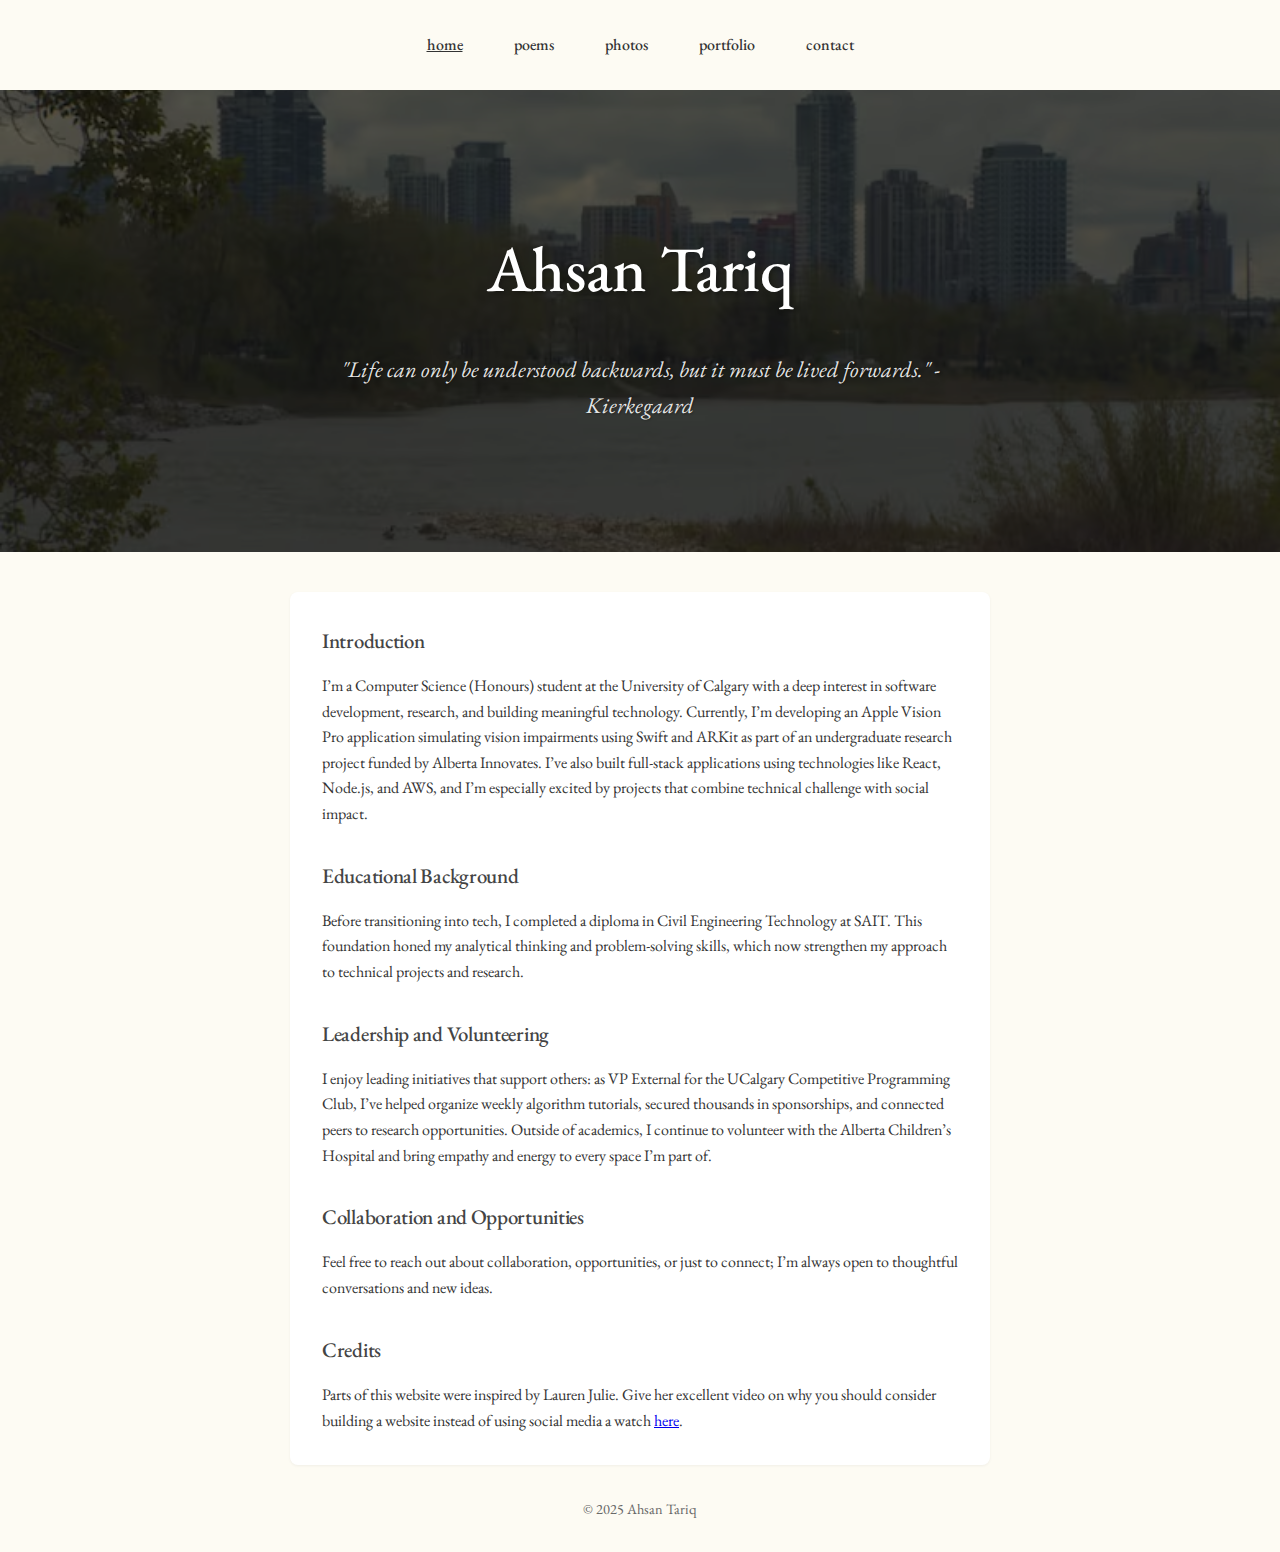
<file: index.html>
<!DOCTYPE html>
<html lang="en">
<head>
    <meta charset="UTF-8">
    <meta name="viewport" content="width=device-width, initial-scale=1.0">
    <title>Home | Ahsan Tariq</title>
    <link href="https://fonts.googleapis.com/css2?family=EB+Garamond:wght@400;500;600&display=swap" rel="stylesheet">
    <link rel="stylesheet" href="css/styles.css">
</head>
<body>
    <header>
        <!-- Navigation will be inserted here by JavaScript -->
    </header>

    <main>
        <section class="hero">
            <div class="container">
                <h1>Ahsan Tariq</h1>
                <p class="quote">"Life can only be understood backwards, but it must be lived forwards." - Kierkegaard</p>
            </div>
        </section>

        <section class="about-content">
            <div class="about-details">
                <h2>Introduction</h2>
                <p>I’m a Computer Science (Honours) student at the University of Calgary with a deep interest in software development, research, and building meaningful technology.

                    Currently, I’m developing an Apple Vision Pro application simulating vision impairments using Swift and ARKit as part of an undergraduate research project funded by Alberta Innovates. I’ve also built full-stack applications using technologies like React, Node.js, and AWS, and I’m especially excited by projects that combine technical challenge with social impact.
                    
                    <h2>Educational Background</h2>
                    Before transitioning into tech, I completed a diploma in Civil Engineering Technology at SAIT. This foundation honed my analytical thinking and problem-solving skills, which now strengthen my approach to technical projects and research.
                    
                    <h2>Leadership and Volunteering</h2>
                    I enjoy leading initiatives that support others: as VP External for the UCalgary Competitive Programming Club, I’ve helped organize weekly algorithm tutorials, secured thousands in sponsorships, and connected peers to research opportunities. Outside of academics, I continue to volunteer with the Alberta Children’s Hospital and bring empathy and energy to every space I’m part of.
                    
                    <h2>Collaboration and Opportunities</h2>
                    Feel free to reach out about collaboration, opportunities, or just to connect; I’m always open to thoughtful conversations and new ideas.</p>
                
                    <h2>Credits</h2>
                    Parts of this website were inspired by Lauren Julie. Give her excellent video on why you should consider building a website instead of using social media a watch <a href="https://www.youtube.com/watch?v=r0RqucKwIcw" target="_blank">here</a>. 

                </div>
        </section>
    </main>

    <footer>
        <p>© 2025 Ahsan Tariq</p>
    </footer>
    <script src="js/nav.js"></script>
    <script src="js/script.js"></script>
</body>
</html>
</file>
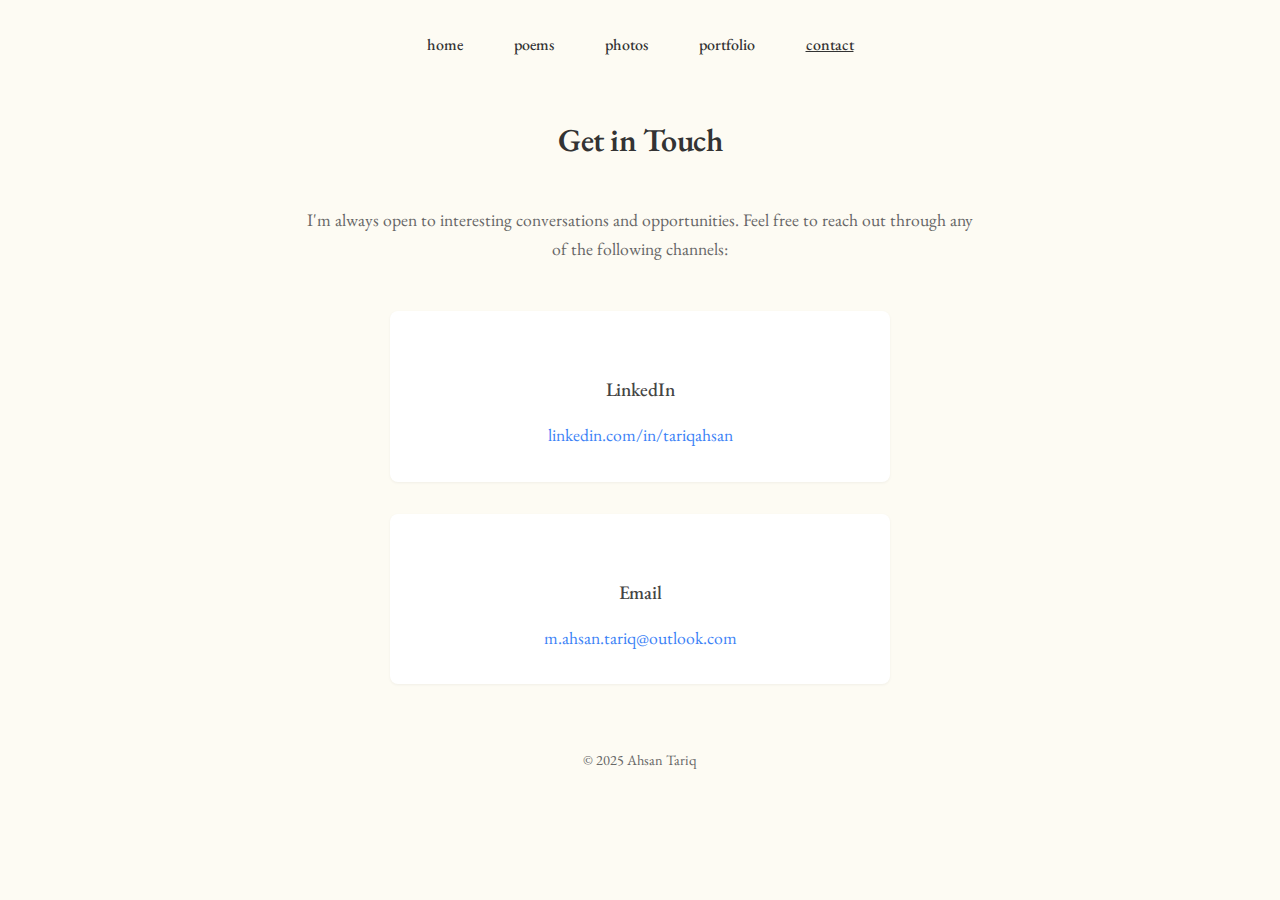
<file: contact.html>
<!DOCTYPE html>
<html lang="en">
<head>
    <meta charset="UTF-8">
    <meta name="viewport" content="width=device-width, initial-scale=1.0">
    <title>Contact | Ahsan Tariq</title>
    <link href="https://fonts.googleapis.com/css2?family=EB+Garamond:wght@400;500;600&display=swap" rel="stylesheet">
    <link rel="stylesheet" href="css/styles.css">
</head>
<body>
    <header>
        <!-- Navigation will be inserted here by JavaScript -->
    </header>

    <main>
        <section class="contact-page">
            <h1>Get in Touch</h1>
            <div class="contact-content">
                <p>I'm always open to interesting conversations and opportunities. Feel free to reach out through any of the following channels:</p>
                
                <div class="contact-links">
                    <div class="contact-item">
                        <h2>LinkedIn</h2>
                        <a href="https://linkedin.com/in/tariqahsan" target="_blank" rel="noopener noreferrer">
                            linkedin.com/in/tariqahsan
                        </a>
                    </div>

                    <div class="contact-item">
                        <h2>Email</h2>
                        <a href="mailto:m.ahsan.tariq@outlook.com">
                            m.ahsan.tariq@outlook.com
                        </a>
                    </div>
                </div>
            </div>
        </section>
    </main>

    <footer>
        <p>© 2025 Ahsan Tariq</p>
    </footer>
    <script src="js/nav.js"></script>
    <script src="js/script.js"></script>
</body>
</html>
</file>
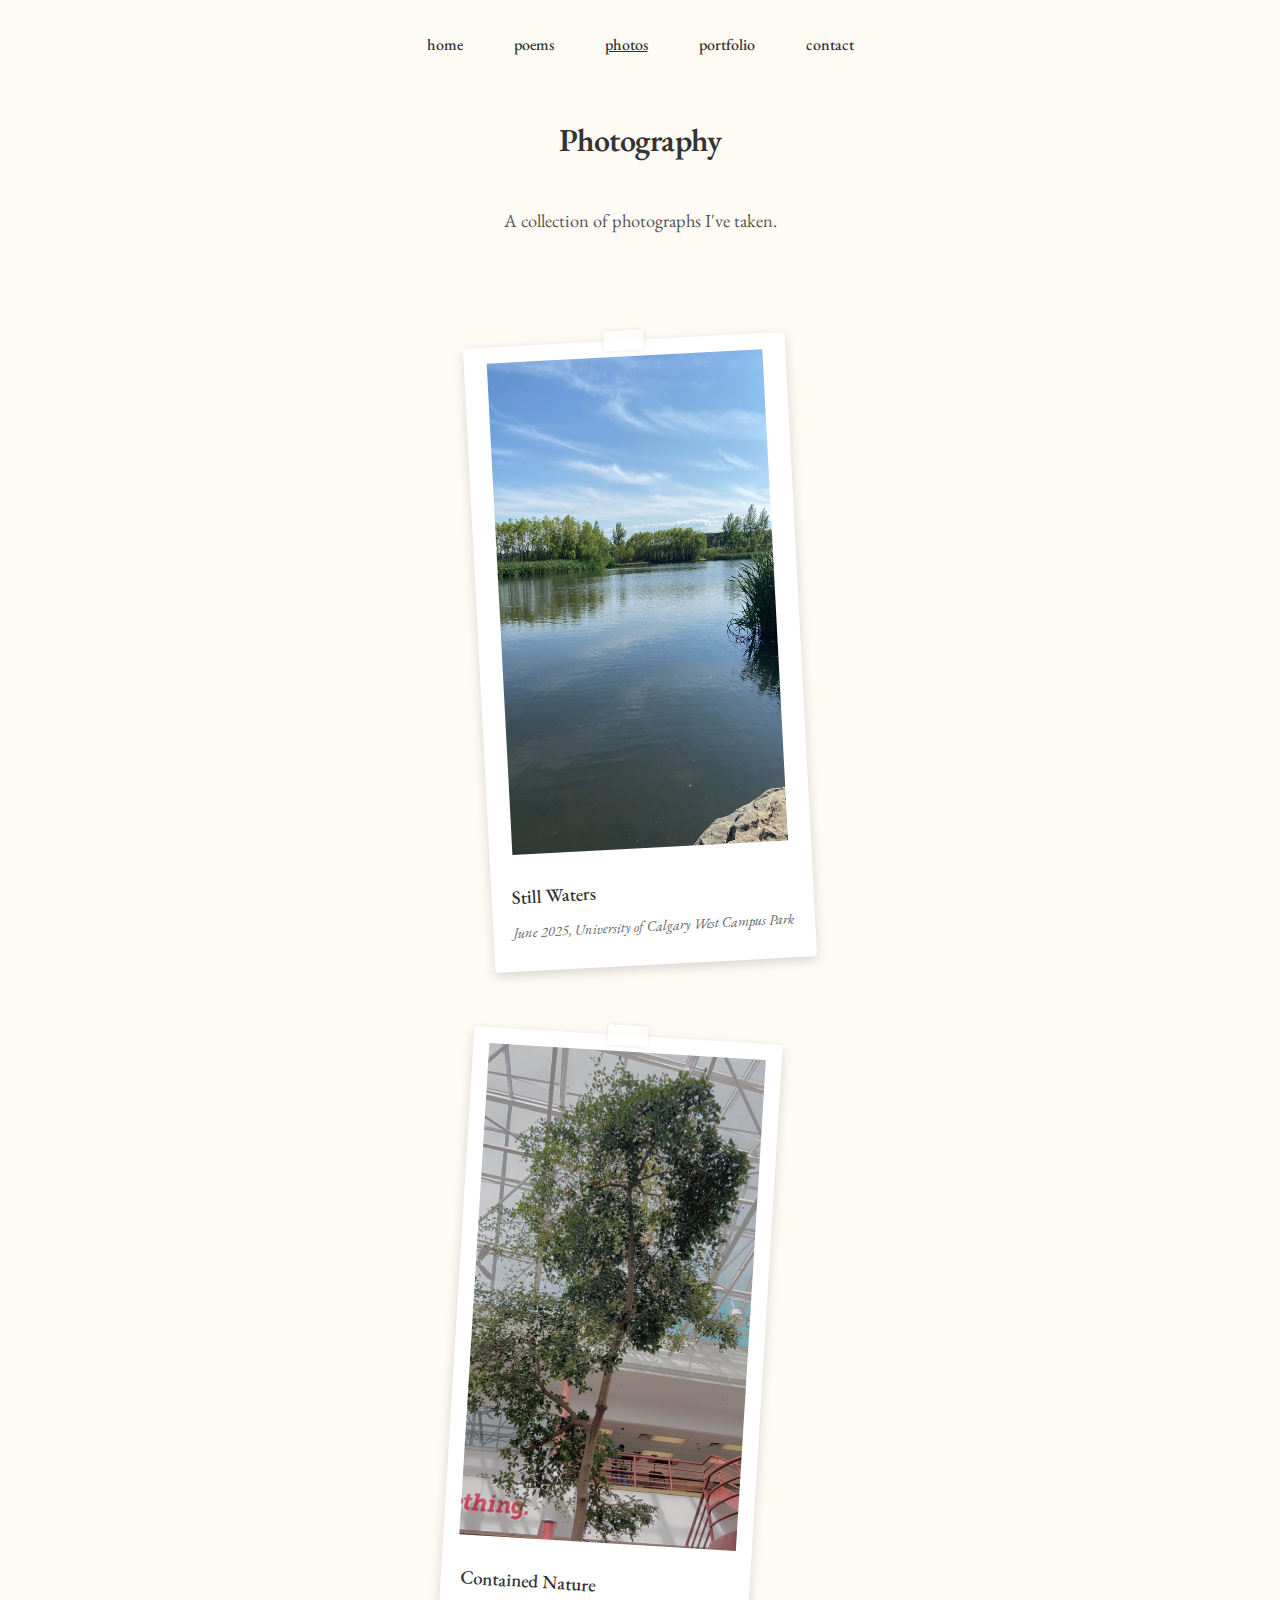
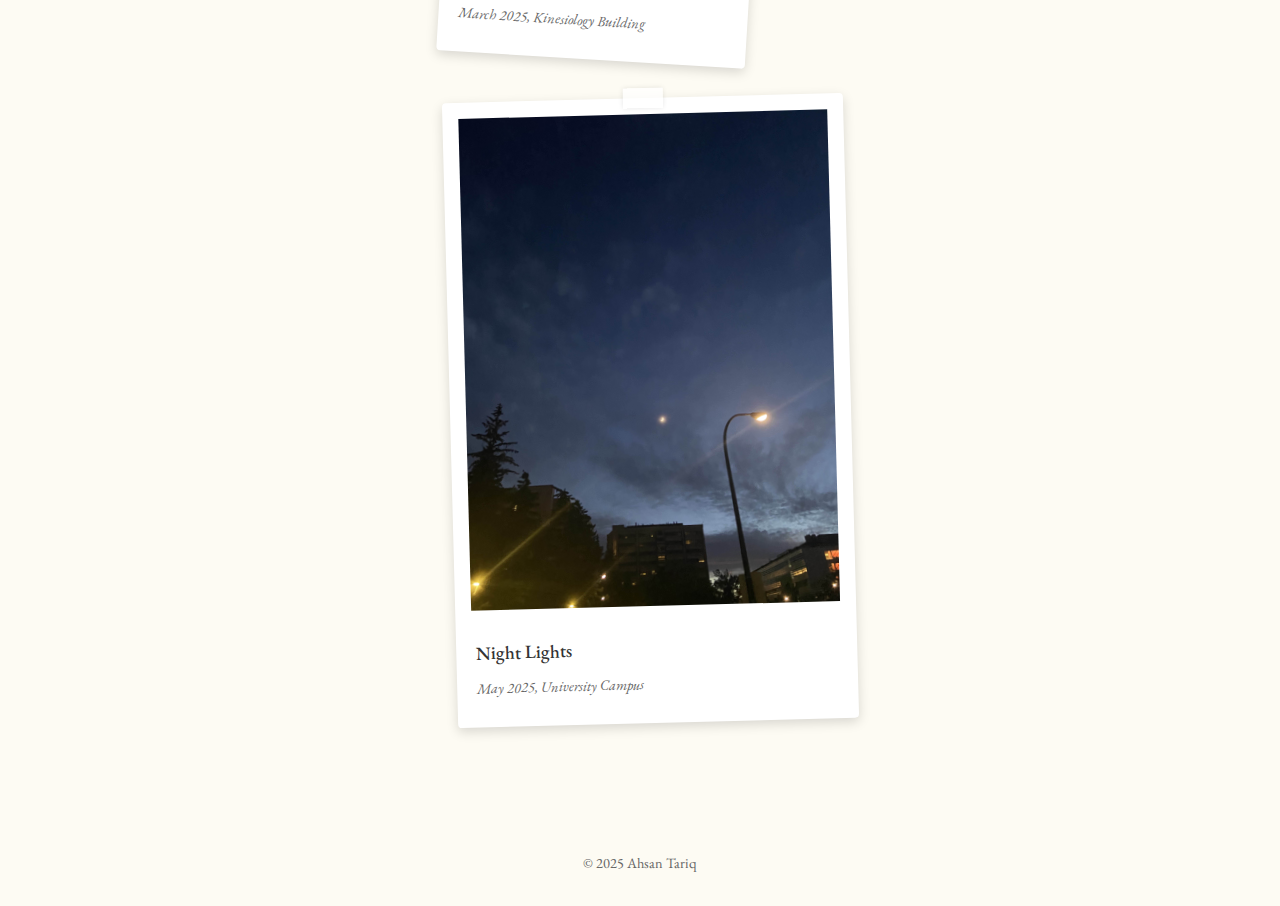
<file: photos.html>
<!DOCTYPE html>
<html lang="en">
<head>
    <meta charset="UTF-8">
    <meta name="viewport" content="width=device-width, initial-scale=1.0">
    <title>Photography | Ahsan Tariq</title>
    <link href="https://fonts.googleapis.com/css2?family=EB+Garamond:wght@400;500;600&display=swap" rel="stylesheet">
    <link rel="stylesheet" href="css/styles.css">
    <link rel="stylesheet" href="css/photos.css">
</head>
<body>
    <header>
        <!-- Navigation will be inserted here by JavaScript -->
    </header>

    <main>
        <section class="poems-page">
            <h1>Photography</h1>
            <p class="page-blurb">A collection of photographs I've taken.</p>
            
            <div class="scrapbook">
                <!-- Example photo entries - replace with your actual photos -->
                <div class="photo-item">
                    <img src="images/photo1.jpg" alt="Description of photo 1">
                    <div class="photo-caption">
                        <h3>Still Waters</h3>
                        <p>June 2025, University of Calgary West Campus Park</p>
                    </div>
                </div>
                
                <div class="photo-item">
                    <img src="images/photo2.jpg" alt="Description of photo 2">
                    <div class="photo-caption">
                        <h3>Contained Nature</h3>
                        <p>March 2025, Kinesiology Building</p>
                    </div>
                </div>
                
                <div class="photo-item">
                    <img src="images/photo3.jpg" alt="Description of photo 3">
                    <div class="photo-caption">
                        <h3>Night Lights</h3>
                        <p>May 2025, University Campus</p>
                    </div>
                </div>
                
                <!-- Add more photo items as needed -->
            </div>
        </section>
    </main>

    <footer>
        <p>© 2025 Ahsan Tariq</p>
    </footer>
    <script src="js/nav.js"></script>
    <script src="js/script.js"></script>
</body>
</html>
</file>
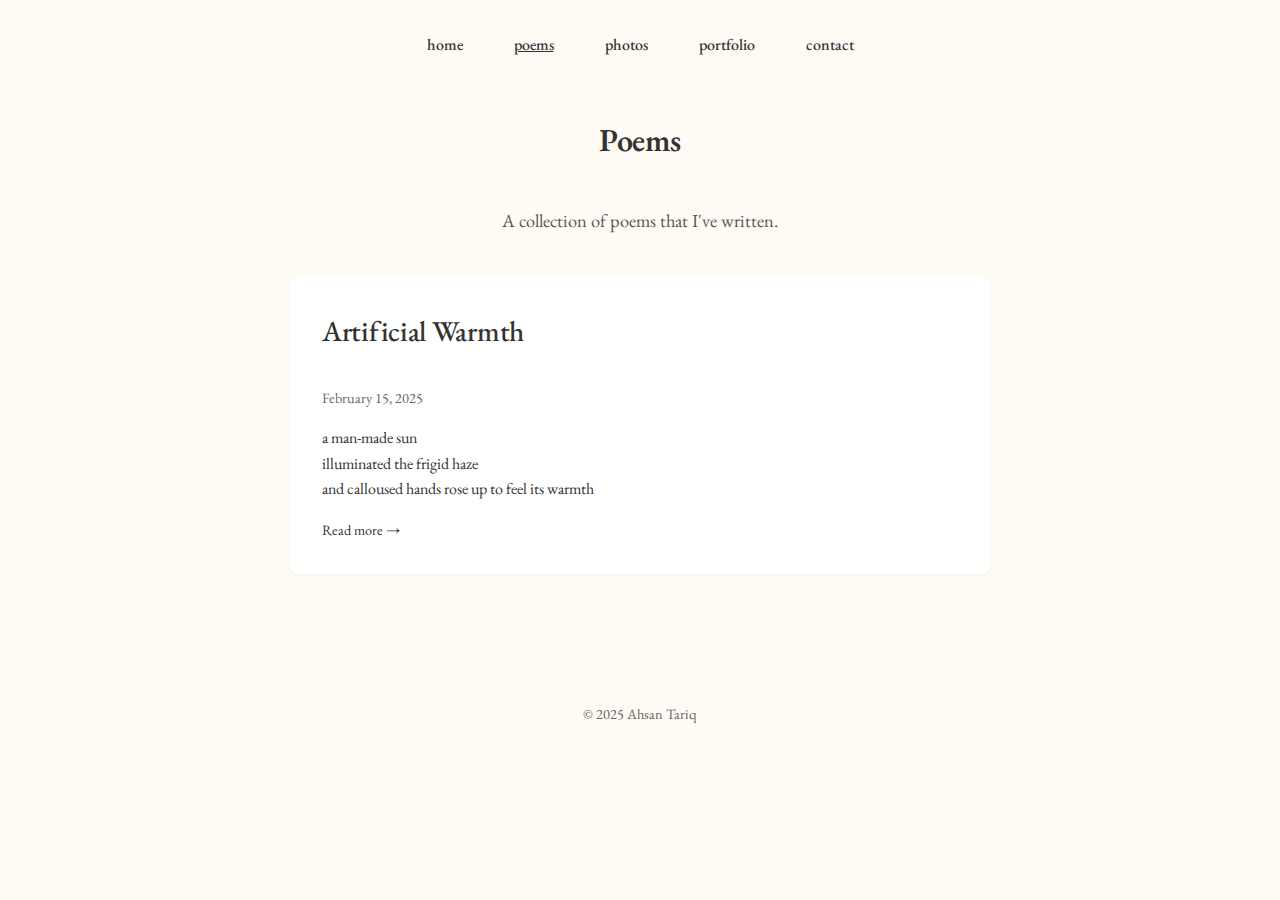
<file: poems.html>
<!DOCTYPE html>
<html lang="en">
<head>
    <meta charset="UTF-8">
    <meta name="viewport" content="width=device-width, initial-scale=1.0">
    <title>Poems | Ahsan Tariq</title>
    <link href="https://fonts.googleapis.com/css2?family=EB+Garamond:wght@400;500;600&display=swap" rel="stylesheet">
    <link rel="stylesheet" href="css/styles.css">
</head>
<body>
    <header>
        <!-- Navigation will be inserted here by JavaScript -->
    </header>

    <main>
        <section class="poems-page">
            <h1>Poems</h1>
            <p class="page-blurb">A collection of poems that I've written.</p>
            <article class="blog-post">
                <h2>Artificial Warmth</h2>
                <span class="date">February 15, 2025</span>
                <p>
                    a man-made sun<br>
                    illuminated the frigid haze<br>
                    and calloused hands rose up to feel its warmth
                </p>
                <a href="poems/poem1.html" class="read-more">Read more →</a>
            </article>
        </section>
    </main>

    <footer>
        <p>© 2025 Ahsan Tariq</p>
    </footer>
    <script src="js/nav.js"></script>
    <script src="js/script.js"></script>
</body>
</html>
</file>
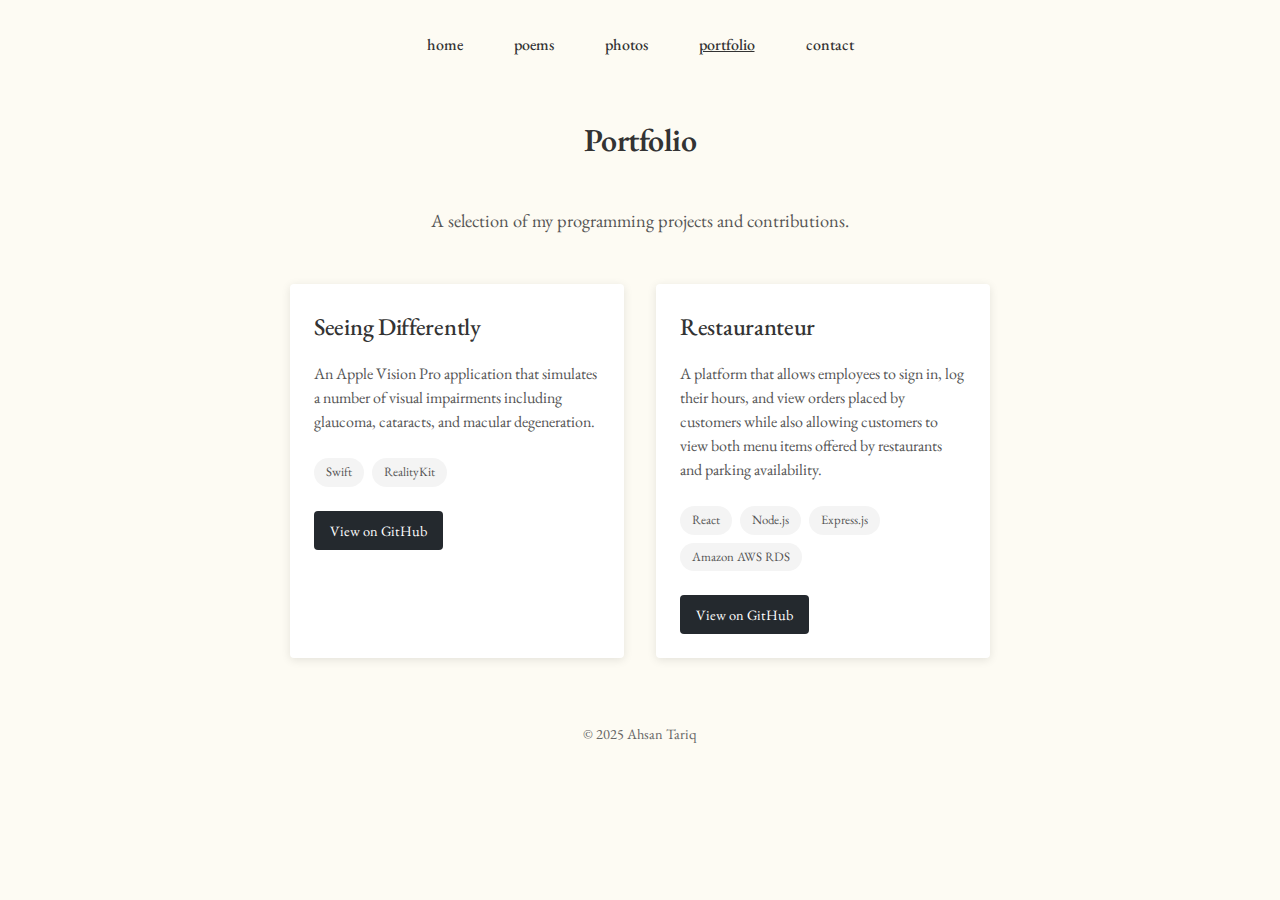
<file: portfolio.html>
<!DOCTYPE html>
<html lang="en">
<head>
    <meta charset="UTF-8">
    <meta name="viewport" content="width=device-width, initial-scale=1.0">
    <title>Portfolio | Ahsan Tariq</title>
    <link href="https://fonts.googleapis.com/css2?family=EB+Garamond:wght@400;500;600&display=swap" rel="stylesheet">
    <link rel="stylesheet" href="css/styles.css">
    <link rel="stylesheet" href="css/portfolio.css">
</head>
<body>
    <header>
        <!-- Navigation will be inserted here by JavaScript -->
    </header>

    <main>
        <section class="poems-page">
            <h1>Portfolio</h1>
            <p class="page-blurb">A selection of my programming projects and contributions.</p>
            
            <div class="projects-grid">
                <!-- Project 1 -->
                <div class="project-card">
                    <h2>Seeing Differently</h2>
                    <p class="project-description">An Apple Vision Pro application that simulates a number of visual impairments including glaucoma, cataracts, and macular degeneration.</p>
                    <div class="project-tech">
                        <span class="tech-tag">Swift</span>
                        <span class="tech-tag">RealityKit</span>
                    </div>
                    <div class="project-links">
                        <a href="https://github.com/AhsanWritesCode/VisionSim" target="_blank" rel="noopener noreferrer" class="github-link">View on GitHub</a>
                    </div>
                </div>

                                <div class="project-card">
                    <h2>Restauranteur</h2>
                    <p class="project-description">A platform that allows employees to sign in, log their hours, and view orders placed by customers while also allowing customers to view both menu items offered by restaurants and parking availability.</p>
                    <div class="project-tech">
                        <span class="tech-tag">React</span>
                        <span class="tech-tag">Node.js</span>
                        <span class="tech-tag">Express.js</span>
                        <span class="tech-tag">Amazon AWS RDS</span>

                    </div>
                    <div class="project-links">
                        <a href="https://github.com/AhsanWritesCode/Restauranteur" target="_blank" rel="noopener noreferrer" class="github-link">View on GitHub</a>
                    </div>
                </div>
                
                <!-- Add more projects as needed -->
            </div>
        </section>
    </main>

    <footer>
        <p>© 2025 Ahsan Tariq</p>
    </footer>
    <script src="js/nav.js"></script>
    <script src="js/script.js"></script>
</body>
</html>
</file>
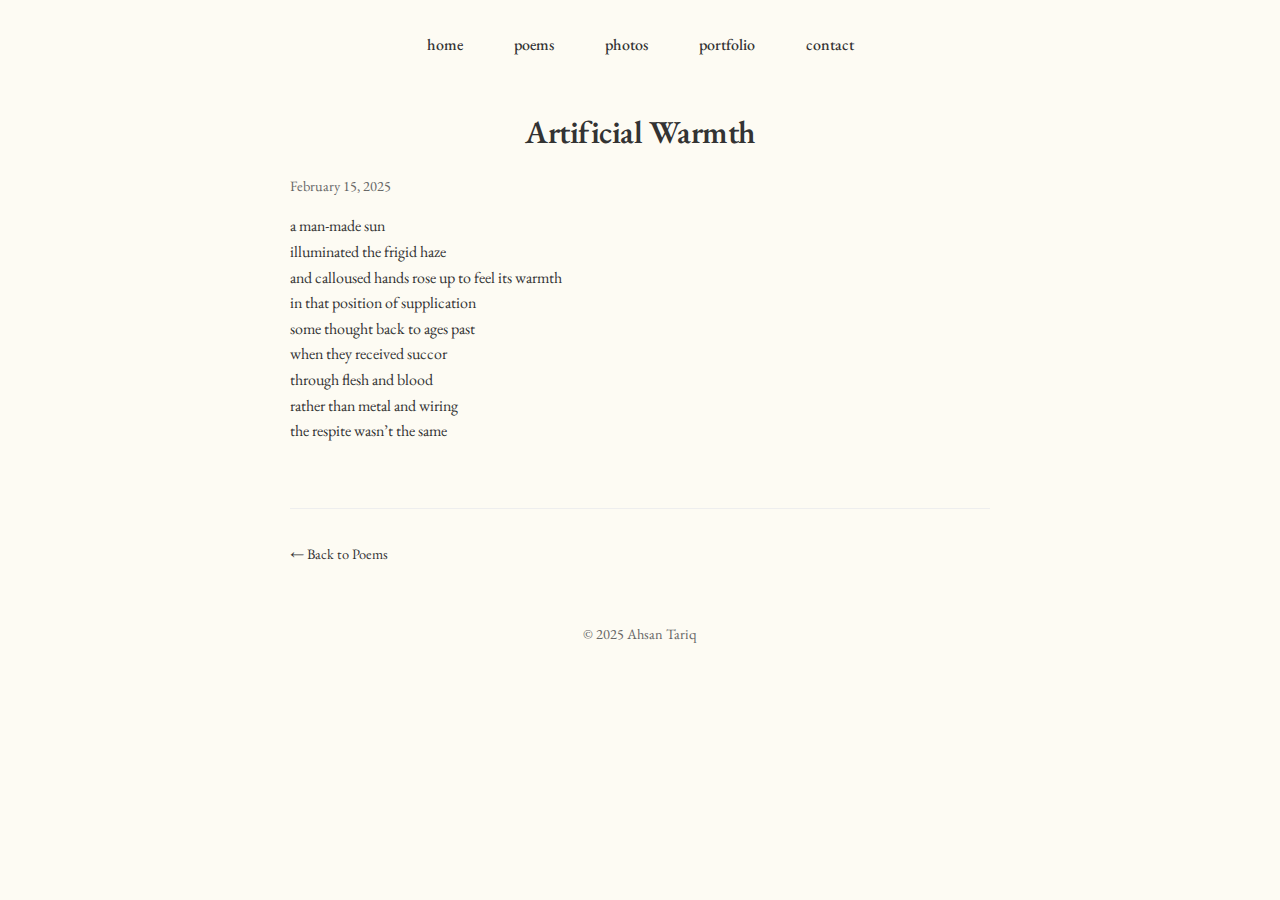
<file: poems/poem1.html>
<!DOCTYPE html>
<html lang="en">
<head>
    <meta charset="UTF-8">
    <meta name="viewport" content="width=device-width, initial-scale=1.0">
    <title>Whispers of Dawn - Ahsan Tariq</title>
    <link href="https://fonts.googleapis.com/css2?family=EB+Garamond:wght@400;500;600&display=swap" rel="stylesheet">
    <link rel="stylesheet" href="../css/styles.css">
</head>
<body>
    <header>
        <!-- Navigation will be inserted here by JavaScript -->
    </header>

    <main>
        <article class="blog-post-full">
            <h1>Artificial Warmth</h1>
            <span class="date">February 15, 2025</span>
            <div class="post-content">
                <p>
                    a man-made sun<br>
                    illuminated the frigid haze<br>
                    and calloused hands rose up to feel its warmth<br>
                    in that position of supplication<br>
                    some thought back to ages past<br>
                    when they received succor<br>
                    through flesh and blood <br>
                    rather than metal and wiring<br>
                    the respite wasn’t the same
                </p>
            </div>
            <div class="post-footer">
                <a href="../poems.html" class="back-to-blog">← Back to Poems</a>
            </div>
        </article>
    </main>

    <footer>
        <p>© 2025 Ahsan Tariq</p>
    </footer>
    <script src="../js/subdir-nav.js"></script>
    <script src="../js/script.js"></script>
</body>
</html>
</file>
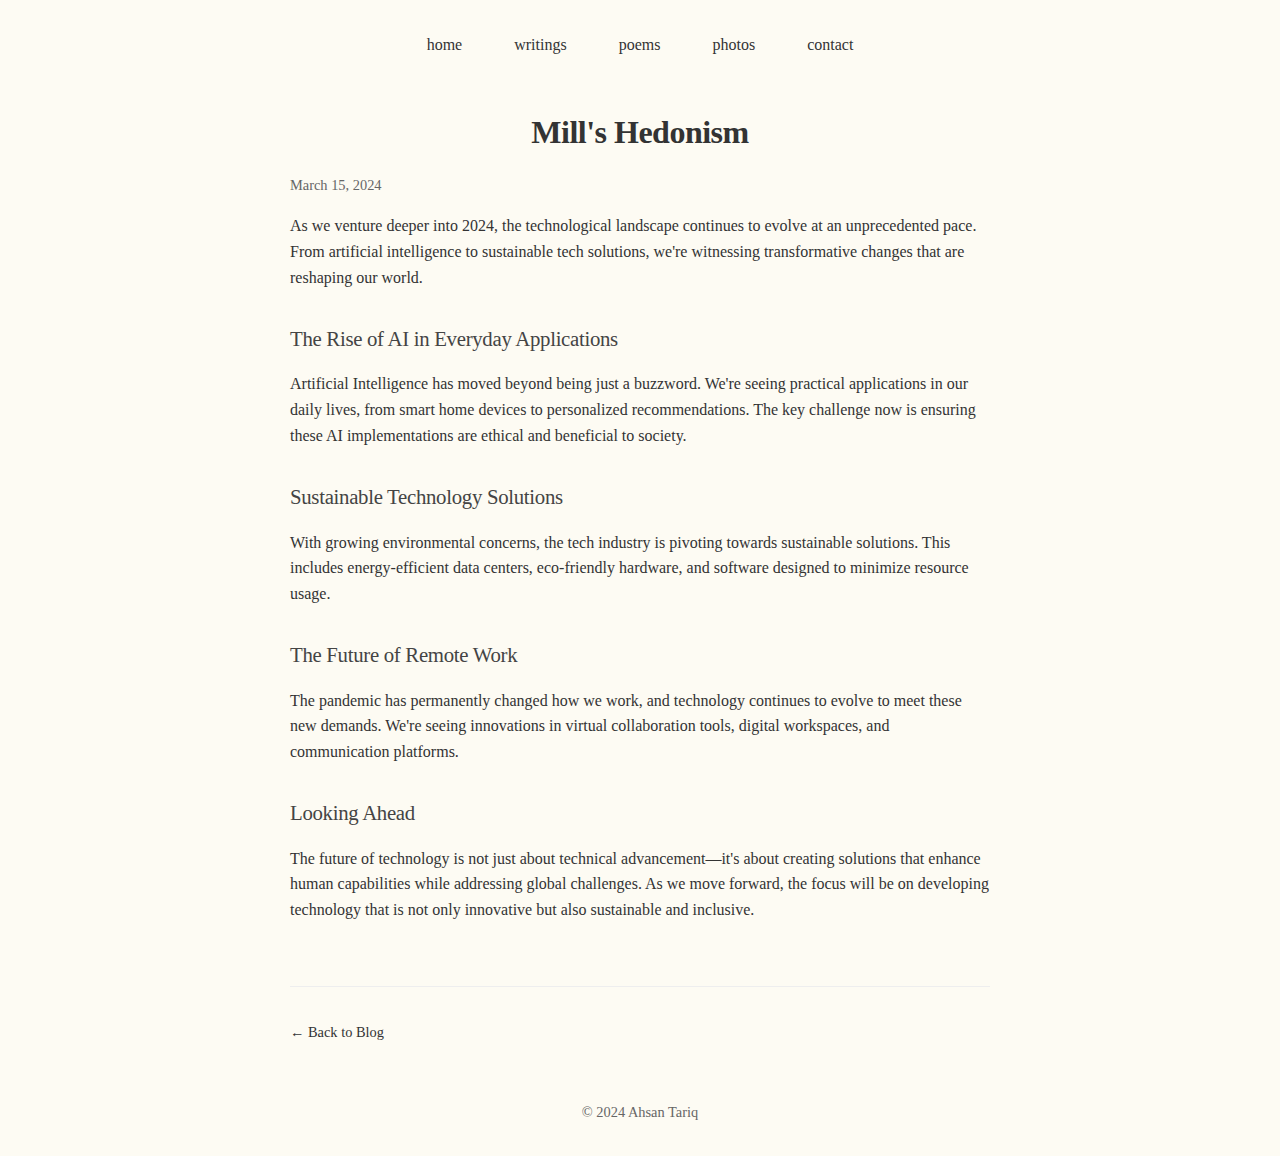
<file: posts/post1.html>
<!DOCTYPE html>
<html lang="en">
<head>
    <meta charset="UTF-8">
    <meta name="viewport" content="width=device-width, initial-scale=1.0">
    <title>The Future of Technology: My Perspective - Ahsan Tariq</title>
    <link href="https://fonts.googleapis.com/css2?family=Inter:wght@300;400;500&display=swap" rel="stylesheet">
    <link rel="stylesheet" href="../css/styles.css">
</head>
<body>
    <header>
        <nav>
            <a href="/">Home</a>
            <a href="../writings.html">Writings</a>
            <a href="../poems.html">Poems</a>
            <a href="../photos.html">Photos</a>
            <a href="../contact.html">Contact</a>
        </nav>
    </header>

    <main>
        <article class="blog-post-full">
            <h1>Mill's Hedonism</h1>
            <span class="date">March 15, 2024</span>
            
            <div class="post-content">
                <p>As we venture deeper into 2024, the technological landscape continues to evolve at an unprecedented pace. From artificial intelligence to sustainable tech solutions, we're witnessing transformative changes that are reshaping our world.</p>
                
                <h2>The Rise of AI in Everyday Applications</h2>
                <p>Artificial Intelligence has moved beyond being just a buzzword. We're seeing practical applications in our daily lives, from smart home devices to personalized recommendations. The key challenge now is ensuring these AI implementations are ethical and beneficial to society.</p>
                
                <h2>Sustainable Technology Solutions</h2>
                <p>With growing environmental concerns, the tech industry is pivoting towards sustainable solutions. This includes energy-efficient data centers, eco-friendly hardware, and software designed to minimize resource usage.</p>
                
                <h2>The Future of Remote Work</h2>
                <p>The pandemic has permanently changed how we work, and technology continues to evolve to meet these new demands. We're seeing innovations in virtual collaboration tools, digital workspaces, and communication platforms.</p>
                
                <h2>Looking Ahead</h2>
                <p>The future of technology is not just about technical advancement—it's about creating solutions that enhance human capabilities while addressing global challenges. As we move forward, the focus will be on developing technology that is not only innovative but also sustainable and inclusive.</p>
            </div>

            <div class="post-footer">
                <a href="../blog.html" class="back-to-blog">← Back to Blog</a>
            </div>
        </article>
    </main>

    <footer>
        <p>© 2024 Ahsan Tariq</p>
    </footer>
    <script src="../js/script.js"></script>
</body>
</html>
</file>
<file: css/styles.css>
* {
    margin: 0;
    padding: 0;
    box-sizing: border-box;
}

body {
    font-family: 'EB Garamond', serif;
    line-height: 1.6;
    color: #333;
    margin: 0;
    padding: 0;
    background-color: #fdfbf3;
}

header {
    max-width: 800px;
    margin: 0 auto;
    padding: 2rem 20px;
    margin-bottom: rem;
}

nav {
    text-align: center;
}

nav a {
    color: #333;
    text-decoration: none;
    margin: 0 1.5rem;
    font-weight: 500;
    text-transform: lowercase;
    transition: opacity 0.2s;
}

nav a:hover {
    opacity: 0.6;
}

/* Add this to your existing styles.css file */
nav a.active {
    text-decoration: underline;
    font-weight: 500;
}

.hero {
    text-align: center;
    padding: 8rem 20px;
    margin-bottom: 2rem;
    position: relative;
    background: linear-gradient(rgba(0, 0, 0, 0.6), rgba(0, 0, 0, 0.6)),
                url('/images/ucalgary.jpg') center/cover no-repeat;
    color: white;
    width: 100%;
}

.hero h1 {
    position: relative;
    color: white;
    font-size: 4rem;
    font-weight: 500;
    margin-bottom: 2rem;
    letter-spacing: -0.5px;
    text-shadow: 2px 2px 4px rgba(0, 0, 0, 0.3);
}

.hero .quote {
    position: relative;
    color: rgba(255, 255, 255, 0.9);
    font-style: italic;
    max-width: 600px;
    margin: 0 auto;
    font-size: 1.4rem;
    text-shadow: 1px 1px 2px rgba(0, 0, 0, 0.3);
}

section {
    margin-bottom: 6rem;
}

h2 {
    font-weight: 500;
    font-size: 1.8rem;
    margin-bottom: 2rem;
    letter-spacing: -0.3px;
}

.blog-post {
    margin-bottom: 4rem;
    background-color: #ffffff;
    padding: 2rem;
    border-radius: 8px;
    box-shadow: 0 1px 3px rgba(0, 0, 0, 0.05);
}

.blog-post h3 {
    font-weight: 500;
    font-size: 1.5rem;
    margin-bottom: 0.5rem;
}

.date {
    color: #666;
    font-size: 0.9rem;
    margin-bottom: 1rem;
    display: block;
}

.read-more {
    display: inline-block;
    color: #333;
    text-decoration: none;
    margin-top: 1rem;
    font-size: 0.9rem;
}

.read-more:hover {
    opacity: 0.6;
}

footer {
    max-width: 800px;
    margin: 0 auto;
    padding: 2rem 20px;
    text-align: center;
    color: #666;
    font-size: 0.9rem;
}

@media (max-width: 600px) {
    body {
        padding: 15px;
    }
    
    nav a {
        margin: 0 1rem;
    }
    
    .hero {
        padding: 6rem 1rem;
    }
    
    .hero h1 {
        font-size: 2.5rem;
    }
    
    .hero .quote {
        font-size: 1.1rem;
        padding: 0 1rem;
    }
}

.social-links {
    margin-top: 40px;
    text-align: center;
}

.social-links a {
    color: #3b82f6;
    text-decoration: none;
    margin: 0 10px;
}

.profile-img {
    width: 150px;
    height: 150px;
    border-radius: 50%;
    margin-bottom: 20px;
    border: 3px solid white;
}

.about-page {
    max-width: 700px;
    margin: 0 auto;
    padding: 2rem 0;
}

.about-page h1 {
    text-align: center;
    margin-bottom: 3rem;
}

/* New styles for the about content */
.about-content {
    max-width: 700px;
    margin: 2.5rem auto 0 auto;
    background-color: #fff;
    padding: 2rem;
    border-radius: 8px;
    box-shadow: 0 1px 3px rgba(0,0,0,0.05);
}

.about-details {
    margin-top: 0;
}

.about-details h2:first-child {
    margin-top: 0;
}

.about-details h2 {
    font-size: 1.3rem;
    margin-top: 2rem;
    color: #444;
}

.about-details p {
    margin-bottom: 2rem;
}

.blog-page,
.poems-page {
    max-width: 700px;
    margin: 0 auto;
    padding: 2.5rem 0 2rem 0; /* Top, right/left, bottom, left */
}

.blog-page h1 {
    text-align: center;
    margin-bottom: 3rem;
}

.blog-post-full {
    max-width: 700px;
    margin: 0 auto;
    padding: 1.5rem 0; /* Reduced padding */
}

.blog-post-full h1,
.blog-page h1,
.poems-page h1,
.about-page h1,
.contact-page h1 {
    font-size: 2rem;         /* Reduced from 2.5rem or 4rem */
    font-weight: 600;        /* Slightly bolder for clarity */
    margin-bottom: 1.5rem;   /* Reduced margin */
    text-align: center;
    word-break: break-word;  /* Prevents awkward overflow */
    line-height: 1.15;
    letter-spacing: -0.5px;
}

.post-content h2,
.about-details h2,
.contact-item h2 {
    font-size: 1.3rem;       /* Keep subheadings consistent */
    font-weight: 500;
    margin-top: 2rem;
    margin-bottom: 1rem;
    color: #444;
}

.post-content p {
    margin-bottom: 1.5rem;
}

.post-footer {
    margin-top: 4rem;
    padding-top: 2rem;
    border-top: 1px solid #eee;
}

.back-to-blog {
    color: #333;
    text-decoration: none;
    font-size: 0.9rem;
}

.back-to-blog:hover {
    opacity: 0.6;
}

.latest-posts {
    max-width: 800px;
    margin: 0 auto;
    padding: 0 20px;
}

.contact-page {
    max-width: 700px;
    margin: 0 auto;
    padding: 2rem 0;
}

.contact-page h1 {
    text-align: center;
    margin-bottom: 3rem;
}

.contact-content {
    margin: 0 auto;
    padding: 0 1rem;
}

.contact-content p {
    text-align: center;
    margin-bottom: 3rem;
    font-size: 1.1rem;
    color: #666;
}

.contact-links {
    display: flex;
    flex-direction: column;
    gap: 2rem;
    max-width: 500px;
    margin: 0 auto;
}

.contact-item {
    text-align: center;
    padding: 2rem;
    background-color: #ffffff;
    border-radius: 8px;
    transition: transform 0.2s ease;
    box-shadow: 0 1px 3px rgba(0, 0, 0, 0.05);
}

.contact-item:hover {
    transform: translateY(-2px);
}

.contact-item h2 {
    font-size: 1.2rem;
    margin-bottom: 1rem;
    color: #444;
}

.contact-item a {
    color: #3b82f6;
    text-decoration: none;
    font-size: 1.1rem;
    transition: opacity 0.2s;
}

.contact-item a:hover {
    opacity: 0.7;
}

@media (max-width: 600px) {
    .contact-content {
        padding: 0 1rem;
    }
    
    .contact-item {
        padding: 1.5rem;
    }
}

/* Add container class for centered content */
.container {
    max-width: 800px;
    margin: 0 auto;
    padding: 0 20px;
} 

.poems-page {
    max-width: 700px;
    margin: 0 auto;
    padding: 2rem 0;
}

.poems-page h1 {
    text-align: center;
    margin-bottom: 3rem;
} 

.page-blurb {
    text-align: center;
    margin: 0 auto 2.5rem auto; /* Only bottom margin */
    font-size: 1.15rem;
    color: #555;
    max-width: 700px;
    line-height: 1.6;
    font-weight: 400;
    padding: 0; /* Ensure no extra padding */
}

/* Add to your existing styles.css file */

.photo-collection {
    margin-top: 2rem;
}

.photo-item {
    margin-bottom: 3rem;
}

.photo-item img {
    max-width: 100%;
    height: auto;
    margin-bottom: 0.5rem;
}

.photo-item p {
    font-style: italic;
    color: #666;
}
</file>
<file: css/photos.css>
/* Scrapbook Style Photography Page */

.photo-gallery {
    padding: 2rem 0;
}

.scrapbook {
    display: grid;
    grid-template-columns: repeat(auto-fill, minmax(300px, 1fr));
    gap: 1rem;
    max-width: 1200px;
    margin: 0 auto;
    padding: 2rem;
    position: relative;
}

/* Scrapbook effect with angled photos */
.photo-item {
    background: white;
    box-shadow: 0 4px 12px rgba(0, 0, 0, 0.15);
    border-radius: 4px;
    overflow: visible; /* Allow for rotation outside the box */
    transition: transform 0.3s ease, box-shadow 0.3s ease;
    display: flex;
    flex-direction: column;
    padding: 12px;
    margin: 2rem auto;
    max-width: fit-content;
    position: relative;
    z-index: 1;
    transform: rotate(var(--rotation, -2deg)); /* Random rotation */
}

/* Apply different rotations to create variety */
.photo-item:first-child {
    --rotation: -3deg; /* Steeper angle for first image */
    z-index: 2;
}

.photo-item:nth-child(2) {
    --rotation: 3.5deg; /* More rotation for second image to differentiate from first */
    z-index: 2;
}

.photo-item:nth-child(3n) {
    --rotation: -1.5deg;
    z-index: 3;
}

.photo-item:nth-child(3n+1):not(:first-child) {
    --rotation: 2deg;
}

/* Offset positions to create natural arrangement */
.photo-item:nth-child(even) {
    transform: translateY(-10px) rotate(var(--rotation, 2deg));
}

.photo-item:nth-child(3n) {
    transform: translateX(10px) rotate(var(--rotation, -1.5deg));
}

.photo-item:hover {
    transform: scale(1.05) rotate(0deg) !important; /* Straighten on hover */
    z-index: 10; /* Bring to front when hovered */
    box-shadow: 0 8px 20px rgba(0, 0, 0, 0.2);
}

.photo-item img {
    width: auto;
    max-width: 100%;
    height: auto;
    object-fit: contain;
    display: block;
    max-height: 500px;
    border: 4px solid white; /* Photo border */
}

.photo-caption {
    padding: 1rem 0.5rem;
    background-color: white;
    flex-grow: 1;
    position: relative;
}

.photo-caption h3 {
    margin: 0 0 0.5rem;
    font-family: 'EB Garamond', serif;
    font-weight: 500;
    color: #333;
}

.photo-caption p {
    margin: 0;
    font-size: 0.9rem;
    color: #666;
    font-style: italic;
}

/* Fun tape effect at the top of photos */
.photo-item::before {
    content: "";
    position: absolute;
    top: -10px;
    left: 50%;
    transform: translateX(-50%);
    width: 40px;
    height: 20px;
    background-color: rgba(255, 255, 255, 0.7);
    box-shadow: 0 0 5px rgba(0, 0, 0, 0.1);
    z-index: 4;
}

/* For better large image display */
@media (min-width: 768px) {
    .photo-item {
        margin: 2rem;
    }
    
    /* Create overlapping effect on larger screens */
    .scrapbook {
        display: flex;
        flex-wrap: wrap;
        justify-content: center;
    }
    
    .photo-item:nth-child(2n) {
        margin-left: -30px;
    }
    
    .photo-item:nth-child(3n) {
        margin-top: -20px;
    }
}

/* For mobile devices */
@media (max-width: 767px) {
    .scrapbook {
        display: flex;
        flex-direction: column;
        align-items: center;
    }
    
    .photo-item {
        margin: 2rem 0;
        max-width: 90%;
    }
}
</file>
<file: css/portfolio.css>
/* Portfolio Page Styles */

.portfolio-page {
    max-width: 1000px;
    margin: 0 auto;
    padding: 2rem 1rem;
}

.projects-grid {
    display: grid;
    grid-template-columns: repeat(auto-fill, minmax(300px, 1fr));
    gap: 2rem;
    margin-top: 3rem;
}

.project-card {
    background-color: white;
    border-radius: 4px;
    box-shadow: 0 2px 10px rgba(0, 0, 0, 0.1);
    padding: 1.5rem;
    transition: transform 0.2s ease, box-shadow 0.2s ease;
}

.project-card:hover {
    transform: translateY(-5px);
    box-shadow: 0 5px 15px rgba(0, 0, 0, 0.15);
}

.project-card h2 {
    font-family: 'EB Garamond', serif;
    font-weight: 500;
    font-size: 1.5rem;
    margin: 0 0 1rem;
    color: #333;
}

.project-description {
    color: #555;
    line-height: 1.5;
    margin-bottom: 1.5rem;
}

.project-tech {
    display: flex;
    flex-wrap: wrap;
    gap: 0.5rem;
    margin-bottom: 1.5rem;
}

.tech-tag {
    background-color: #f4f4f4;
    padding: 0.25rem 0.75rem;
    border-radius: 20px;
    font-size: 0.8rem;
    color: #555;
}

.project-links {
    display: flex;
    gap: 1rem;
    flex-wrap: wrap;
}

.github-link, .demo-link {
    text-decoration: none;
    padding: 0.5rem 1rem;
    border-radius: 4px;
    font-size: 0.9rem;
    transition: background-color 0.2s ease;
}

.github-link {
    background-color: #24292e;
    color: white;
}

.github-link:hover {
    background-color: #000;
}

.demo-link {
    background-color: #f0f0f0;
    color: #333;
}

.demo-link:hover {
    background-color: #e0e0e0;
}

@media (max-width: 767px) {
    .projects-grid {
        grid-template-columns: 1fr;
    }
}
</file>
